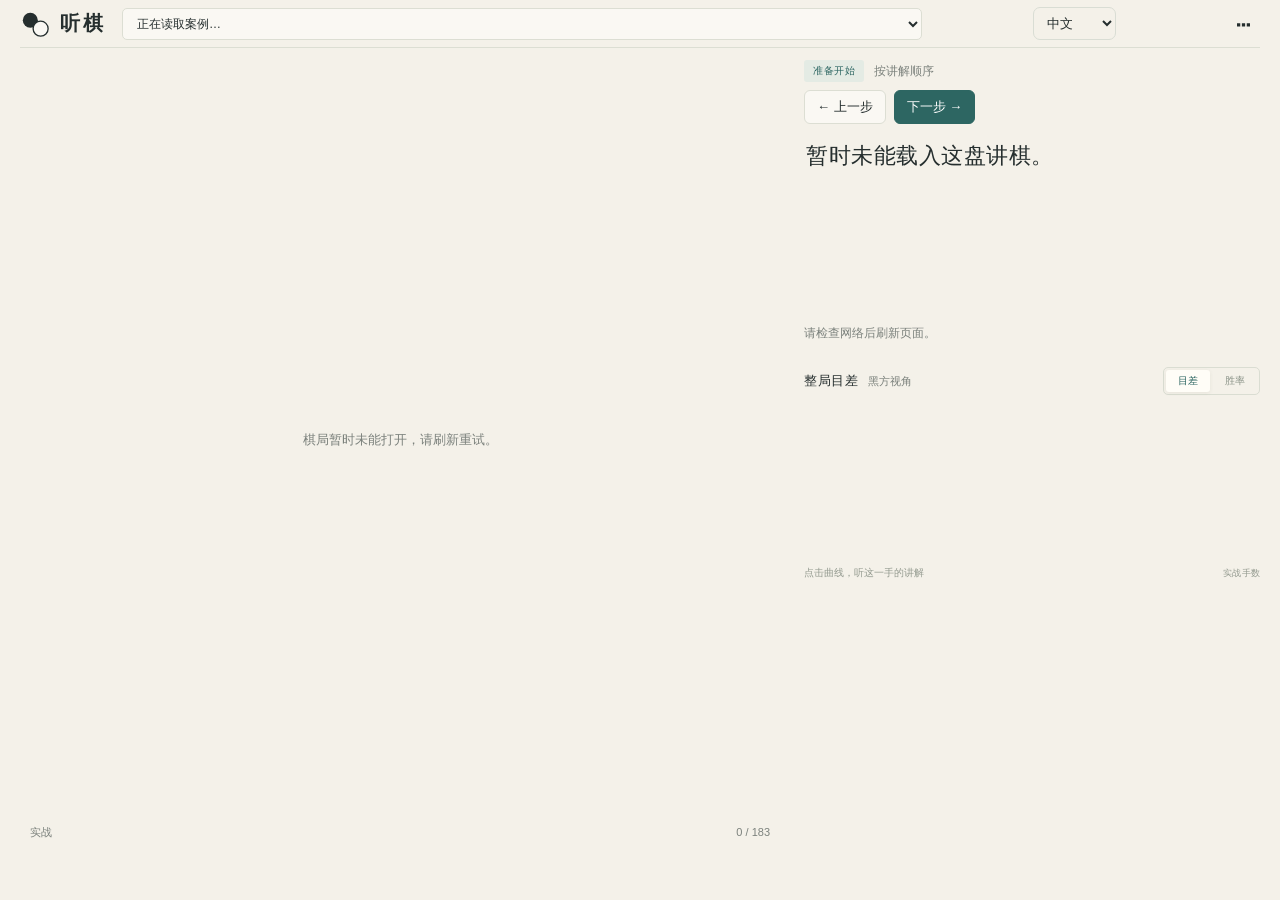
<file: index.html>
<!doctype html>
<html lang="zh-CN">
<head>
<meta charset="utf-8">
<meta name="viewport" content="width=device-width,initial-scale=1">
<meta name="theme-color" content="#f4f1e9">
<meta name="description" content="逐步审阅棋局与变化，直接修改讲解，自动保存修改与上次位置。">
<title>听棋 · 申真谞与杨楷文</title>
<link rel="icon" href="favicon.svg" type="image/svg+xml">
<link rel="stylesheet" href="styles.css?v=20261025-layout1">
</head>
<body>
<div class="app">
<header class="topbar">
  <a class="brand" href="./" aria-label="听棋首页"><svg viewBox="0 0 32 32" aria-hidden="true"><circle cx="11" cy="12" r="8" fill="currentColor"/><circle cx="22" cy="21" r="8" fill="#faf8f3" stroke="currentColor" stroke-width="1.4"/></svg><span>听棋</span></a>
  <label class="case-picker"><span class="sr-only">选择讲棋案例</span><select id="case-select" aria-label="选择讲棋案例"><option>正在读取案例…</option></select></label>
  <select id="language" class="language-picker" aria-label="讲解语言 / Language"><option value="zh">中文</option><option value="en">English</option></select>
  <details class="tools-menu"><summary aria-label="更多工具">⋯</summary><div class="tools-menu-content">
    <a id="video-link" target="_blank" rel="noopener">原视频 ↗</a>
    <button id="review-toggle" type="button" aria-pressed="false">备选原话与落点修正</button>
    <button id="backup-review" type="button" title="保存一份修改备份，换电脑时可恢复">备份修改</button>
    <button id="restore-review" type="button">恢复修改备份</button>
    <button id="candidate-export" type="button">导出训练候选</button>
    <button id="source-button" type="button">棋谱与分析来源</button>
  </div></details>
</header>
<main class="workspace" aria-label="棋谱审阅">
  <section class="board-stage" aria-label="只读棋盘">
    <div id="board" class="board-host"><p class="loading" role="status">正在打开棋局…</p></div>
    <div class="board-foot"><span id="board-context">实战</span><span id="board-move">0 / 183</span></div>
  </section>
  <aside class="lecture-panel">
    <div class="game-heading"><p class="eyebrow"><span id="game-event">正在读取</span> <span id="game-date"></span></p>
      <h1><span><i class="stone-dot black"></i><span id="black-name">执黑</span></span><em>对</em><span><i class="stone-dot white"></i><span id="white-name">执白</span></span></h1>
      <p id="game-result" class="game-result"></p>
    </div>
    <section class="transcript" aria-label="当前讲解">
      <div class="caption-top"><span id="segment-badge" class="badge">准备开始</span><span id="segment-label" class="segment-label">按讲解顺序</span></div>
      <nav class="review-navigation" aria-label="手动切换讲解"><button id="previous" type="button" aria-label="上一步">← 上一步</button><button id="next" type="button" aria-label="下一步">下一步 →</button><span id="review-progress" class="review-progress" role="status"></span></nav>
      <p id="comment" class="comment" aria-live="polite" contenteditable="plaintext-only" role="textbox" aria-label="直接编辑当前注释" aria-multiline="true" spellcheck="false">从实战到变化，跟着讲解一路看下去。</p>
      <p id="segment-detail" class="segment-detail"></p>
    </section>
    <section class="key-section" aria-label="关键手快捷入口"><div class="section-heading"><h2 id="key-heading">从关键手看起</h2><span id="key-hint">点击直接跳转</span></div><div id="key-moves" class="key-grid"></div></section>
  </aside>
</main>
<section class="analysis" aria-label="全局形势与跳转">
  <div class="analysis-heading"><div><h2 id="chart-heading">整局目差</h2><span id="evaluation">黑方视角</span></div><div class="chart-modes" role="group" aria-label="曲线类型"><button id="mode-score" type="button" aria-pressed="true">目差</button><button id="mode-winrate" type="button" aria-pressed="false">胜率</button></div></div>
  <div id="chart-wrap" class="chart-wrap"><svg id="chart" viewBox="0 0 1100 98" preserveAspectRatio="none" tabindex="0" role="slider" aria-label="形势曲线，点击或左右键选择实战手数" aria-valuemin="1" aria-valuemax="183" aria-valuenow="1"></svg><div id="chart-tooltip" class="chart-tooltip" hidden></div></div>
  <div class="analysis-foot"><span id="analysis-hint">点击曲线，听这一手的讲解</span><span id="analysis-credit">实战手数</span></div>
</section>
</div>
<dialog id="review-tools-dialog"><div class="dialog-top"><h2>备选原话与落点修正</h2><button id="close-review-tools" type="button" aria-label="关闭辅助工具">×</button></div><section id="review-editor" aria-label="人工配句与注释编辑" hidden></section></dialog>
<dialog id="source-dialog" aria-labelledby="source-title">
  <div class="dialog-top"><h2 id="source-title">关于这盘讲棋</h2><button id="close-source" class="icon-button" type="button" aria-label="关闭">×</button></div>
  <p>讲解文字整理自明玥谈棋，按讲解顺序播放实战与变化。棋盘只用于观看。</p>
  <p>当前使用中英文本讲解，暂停合成配音。开场和收尾不进入棋局注释；棋手姓名在注释中改为黑白双方，原始转录和修改记录另存备查。英文为原注释的翻译，仍待人工审阅。</p>
  <dl><div><dt>当前内容</dt><dd id="coverage"></dd></div><div><dt>形势分析</dt><dd id="analysis-description"></dd></div></dl>
  <p class="source-links"><a id="analysis-source" target="_blank" rel="noopener">分析来源 ↗</a><a id="game-source" target="_blank" rel="noopener">实战棋谱 ↗</a><a id="lecture-source" target="_blank" rel="noopener">讲解来源 ↗</a><a id="sgf-download" download>下载注释谱 ↓</a></p>
  <p class="fine-print">原话与手数对应仍供人工审阅。讲者提到的AI数值保留在原文中，与图表的数据分别注明来源。</p>
</dialog>
<div id="notice" class="notice" role="status" hidden></div>
<script type="module" src="app.mjs?v=20261031-return1"></script>
</body>
</html>
</file>
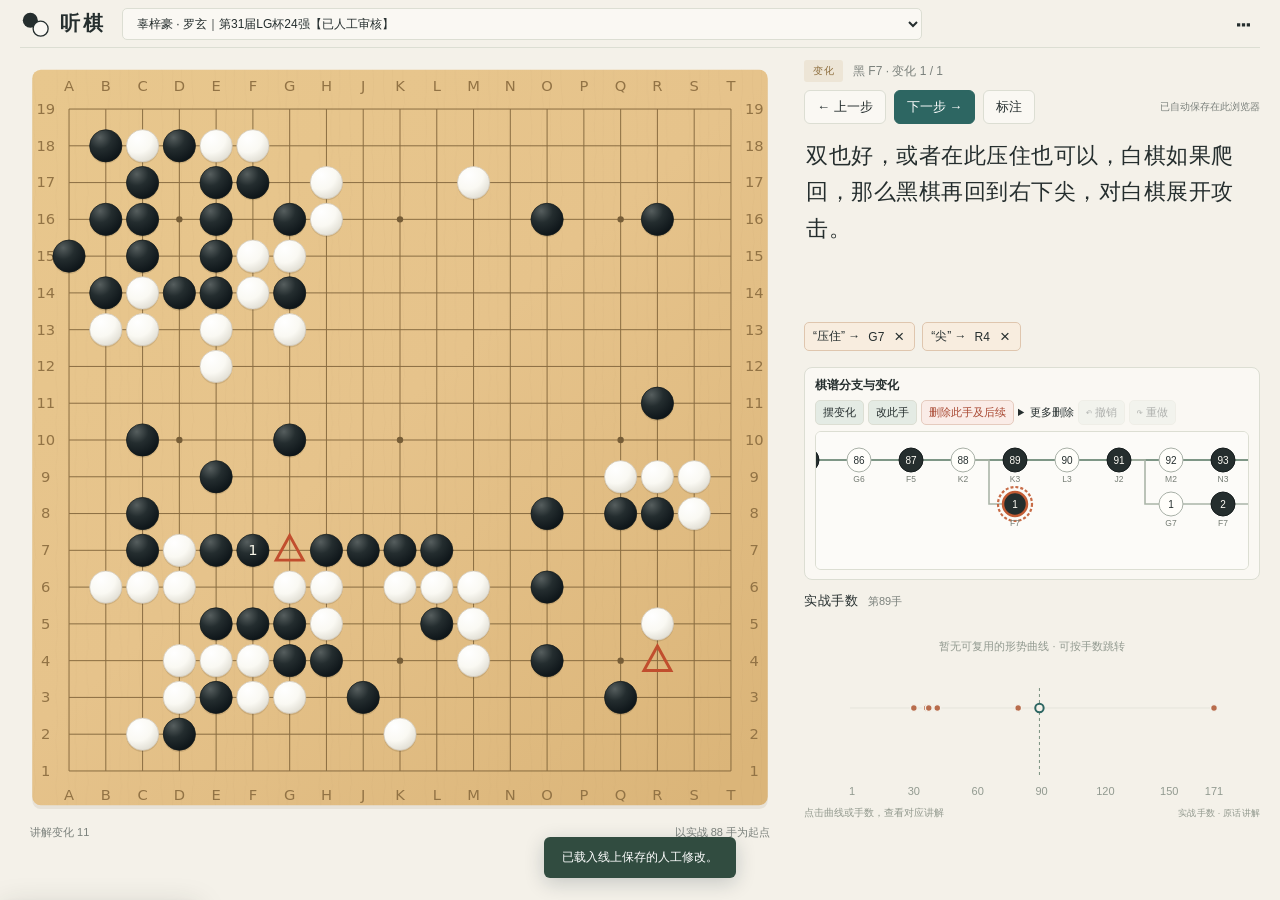
<file: lg-2026-round24-guzihao-nahyun/index.html>
<!doctype html>
<html lang="zh-CN">
<head>
<base href="../">
<meta charset="utf-8">
<meta name="viewport" content="width=device-width,initial-scale=1">
<meta name="theme-color" content="#f4f1e9">
<meta name="description" content="逐步审阅棋局与变化，直接修改讲解，自动保存修改与上次位置。">
<title>听棋 · 申真谞与杨楷文</title>
<link rel="icon" href="favicon.svg" type="image/svg+xml">
<link rel="stylesheet" href="styles.css?v=20261030-treewidth1">
</head>
<body>
<div class="app">
<header class="topbar">
  <a class="brand" href="./" aria-label="听棋首页"><svg viewBox="0 0 32 32" aria-hidden="true"><circle cx="11" cy="12" r="8" fill="currentColor"/><circle cx="22" cy="21" r="8" fill="#faf8f3" stroke="currentColor" stroke-width="1.4"/></svg><span>听棋</span></a>
  <label class="case-picker"><span class="sr-only">选择讲棋案例</span><select id="case-select" aria-label="选择讲棋案例"><option>正在读取案例…</option></select></label>
  <select id="language" class="language-picker" aria-label="讲解语言 / Language"><option value="zh">中文</option><option value="en">English</option></select>
  <details class="tools-menu"><summary aria-label="更多工具">⋯</summary><div class="tools-menu-content">
    <a id="video-link" target="_blank" rel="noopener">原视频 ↗</a>
    <button id="review-toggle" type="button" aria-pressed="false">备选原话与落点修正</button>
    <button id="backup-review" type="button" title="保存一份修改备份，换电脑时可恢复">备份修改</button>
    <button id="restore-review" type="button">恢复修改备份</button>
    <button id="candidate-export" type="button">导出训练候选</button>
    <button id="source-button" type="button">棋谱与分析来源</button>
  </div></details>
</header>
<main class="workspace" aria-label="棋谱审阅">
  <section class="board-stage" aria-label="只读棋盘">
    <div id="board" class="board-host"><p class="loading" role="status">正在打开棋局…</p></div>
    <div class="board-foot"><span id="board-context">实战</span><span id="board-move">0 / 183</span></div>
  </section>
  <aside class="lecture-panel">
    <div class="game-heading"><p class="eyebrow"><span id="game-event">正在读取</span> <span id="game-date"></span></p>
      <h1><span><i class="stone-dot black"></i><span id="black-name">执黑</span></span><em>对</em><span><i class="stone-dot white"></i><span id="white-name">执白</span></span></h1>
      <p id="game-result" class="game-result"></p>
    </div>
    <section class="transcript" aria-label="当前讲解">
      <div class="caption-top"><span id="segment-badge" class="badge">准备开始</span><span id="segment-label" class="segment-label">按讲解顺序</span></div>
      <nav class="review-navigation" aria-label="手动切换讲解"><button id="previous" type="button" aria-label="上一步">← 上一步</button><button id="next" type="button" aria-label="下一步">下一步 →</button><span id="review-progress" class="review-progress" role="status"></span></nav>
      <p id="comment" class="comment" aria-live="polite" contenteditable="plaintext-only" role="textbox" aria-label="直接编辑当前注释" aria-multiline="true" spellcheck="false">从实战到变化，跟着讲解一路看下去。</p>
      <p id="segment-detail" class="segment-detail"></p>
    </section>
    <section class="key-section" aria-label="关键手快捷入口"><div class="section-heading"><h2 id="key-heading">从关键手看起</h2><span id="key-hint">点击直接跳转</span></div><div id="key-moves" class="key-grid"></div></section>
  </aside>
</main>
<section class="analysis" aria-label="全局形势与跳转">
  <div class="analysis-heading"><div><h2 id="chart-heading">整局目差</h2><span id="evaluation">黑方视角</span></div><div class="chart-modes" role="group" aria-label="曲线类型"><button id="mode-score" type="button" aria-pressed="true">目差</button><button id="mode-winrate" type="button" aria-pressed="false">胜率</button></div></div>
  <div id="chart-wrap" class="chart-wrap"><svg id="chart" viewBox="0 0 1100 98" preserveAspectRatio="none" tabindex="0" role="slider" aria-label="形势曲线，点击或左右键选择实战手数" aria-valuemin="1" aria-valuemax="183" aria-valuenow="1"></svg><div id="chart-tooltip" class="chart-tooltip" hidden></div></div>
  <div class="analysis-foot"><span id="analysis-hint">点击曲线，听这一手的讲解</span><span id="analysis-credit">实战手数</span></div>
</section>
</div>
<dialog id="review-tools-dialog"><div class="dialog-top"><h2>备选原话与落点修正</h2><button id="close-review-tools" type="button" aria-label="关闭辅助工具">×</button></div><section id="review-editor" aria-label="人工配句与注释编辑" hidden></section></dialog>
<dialog id="source-dialog" aria-labelledby="source-title">
  <div class="dialog-top"><h2 id="source-title">关于这盘讲棋</h2><button id="close-source" class="icon-button" type="button" aria-label="关闭">×</button></div>
  <p>讲解文字整理自明玥谈棋，按讲解顺序播放实战与变化。棋盘只用于观看。</p>
  <p>当前使用中英文本讲解，暂停合成配音。开场和收尾不进入棋局注释；棋手姓名在注释中改为黑白双方，原始转录和修改记录另存备查。英文为原注释的翻译，仍待人工审阅。</p>
  <dl><div><dt>当前内容</dt><dd id="coverage"></dd></div><div><dt>形势分析</dt><dd id="analysis-description"></dd></div></dl>
  <p class="source-links"><a id="analysis-source" target="_blank" rel="noopener">分析来源 ↗</a><a id="game-source" target="_blank" rel="noopener">实战棋谱 ↗</a><a id="lecture-source" target="_blank" rel="noopener">讲解来源 ↗</a><a id="sgf-download" download>下载注释谱 ↓</a></p>
  <p class="fine-print">原话与手数对应仍供人工审阅。讲者提到的AI数值保留在原文中，与图表的数据分别注明来源。</p>
</dialog>
<div id="notice" class="notice" role="status" hidden></div>
<script type="module" src="app.mjs?v=20261031-end1"></script>
</body>
</html>
</file>
<file: styles.css>
:root{color-scheme:light;--paper:#f4f1e9;--panel:#faf8f3;--ink:#252e2e;--muted:#7b817c;--line:#dcded3;--accent:#2d6662;--soft:#e4ebe4;--loss:#b86643;font-family:Inter,"Segoe UI","Microsoft YaHei",sans-serif}*{box-sizing:border-box}body{margin:0;background:var(--paper);color:var(--ink)}button,input,select{font:inherit}button,a,input,select{-webkit-tap-highlight-color:transparent}button{cursor:pointer}button:focus-visible,a:focus-visible,input:focus-visible,select:focus-visible,svg:focus-visible{outline:2px solid var(--accent);outline-offset:4px}button:disabled{opacity:.3;cursor:default}button{border:0;color:inherit;background:transparent}a{color:var(--accent)}.app{max-width:1600px;margin:auto;height:100dvh;min-height:620px;display:grid;grid-template-rows:64px minmax(0,1fr)174px}.topbar{margin:0 40px;border-bottom:1px solid var(--line);display:flex;align-items:center;gap:26px}.brand{color:var(--ink);text-decoration:none;display:flex;align-items:center;gap:10px;font-size:20px;font-weight:650;letter-spacing:3px}.brand svg{height:30px;width:30px}.topline{color:var(--muted);font-size:12px;letter-spacing:1.5px}.text-button{margin-left:auto;color:var(--muted);font-size:12px;padding:10px 0}.text-button span{margin-left:8px}.workspace{min-height:0;padding:24px 40px 8px;display:grid;grid-template-columns:minmax(0,1.3fr) minmax(320px,.85fr);grid-template-rows:minmax(0,1fr)52px;gap:12px 40px}.board-stage{position:relative;min-height:0;padding-bottom:24px;display:flex;align-items:center;justify-content:center}.board-host{height:100%;width:100%;display:flex;align-items:center;justify-content:center}.board-host>svg{height:100%;width:100%;max-width:690px;overflow:visible;user-select:none}.board-foot{position:absolute;bottom:0;left:50%;transform:translateX(-50%);width:min(100%,630px);display:flex;align-items:center;justify-content:space-between;padding:0 16px;color:var(--muted);font-size:11px;font-variant-numeric:tabular-nums}.lecture-panel{min-height:0;display:flex;flex-direction:column;padding:8px 2px 0}.eyebrow{font-size:11px;letter-spacing:1px;color:var(--muted);margin:0 0 15px}.eyebrow span{letter-spacing:.4px;margin-left:16px}h1{font-size:28px;letter-spacing:.3px;display:flex;align-items:center;gap:18px;margin:0;font-weight:600}h1>span{display:flex;align-items:center;gap:9px}h1 em{font-weight:400;font-size:14px;color:#9ba098;font-style:normal}.stone-dot{width:12px;height:12px;display:inline-block;flex:none;border-radius:50%}.stone-dot.black{background:#263030}.stone-dot.white{background:#fffefa;border:1px solid #b9bcb2}.game-result{font-size:11px;color:var(--muted);margin:14px 0 0}.tiny-dot{padding:0 6px;color:#b7bcb2}.transcript{border-top:1px solid var(--line);margin-top:24px;padding-top:19px;min-height:0;flex:1;display:flex;flex-direction:column}.caption-top{display:flex;align-items:center;gap:12px;flex-wrap:wrap}.badge{background:var(--soft);color:var(--accent);padding:4px 9px;border-radius:3px;font-size:10px;letter-spacing:.5px}.badge.variation{background:#ede5d6;color:#8d6d3c}.segment-label{font-size:12px;color:var(--muted)}.comment{font-family:"Noto Serif SC","Songti SC","SimSun",serif;font-size:clamp(20px,1.9vw,27px);line-height:1.8;letter-spacing:.5px;margin:17px 0 8px;overflow:auto;overscroll-behavior:contain;min-height:0;scrollbar-width:thin;scrollbar-color:#c4c9be transparent;white-space:pre-line}.segment-detail{font-size:11px;line-height:1.65;color:var(--muted);margin:0 0 12px;flex-shrink:0}.section-heading{display:flex;justify-content:space-between;align-items:center;margin:12px 0}.section-heading h2{font-size:12px;letter-spacing:.5px;font-weight:500;margin:0}.section-heading>span{font-size:10px;color:#92978f}.key-grid{display:grid;grid-template-columns:repeat(3,1fr);gap:7px}.key-grid button{text-align:left;background:rgba(255,255,255,.42);border:1px solid #e3e3d9;border-radius:5px;padding:9px 10px;transition:background .15s,border-color .15s;min-width:0}.key-grid button:hover{border-color:#a9bcb0;background:#eef1e8}.key-grid button.active{border-color:var(--accent);background:#e5ece4}.key-primary{font-size:12px;display:flex;align-items:center;gap:5px;white-space:nowrap}.key-primary .stone-dot{width:8px;height:8px}.key-loss{display:block;font-size:10px;color:var(--loss);margin-top:5px}.narrator{display:flex;align-items:center;gap:7px;font-size:10px;color:#8a9089;margin-top:20px;padding-bottom:5px}.narrator-voice{margin-left:auto;color:#969d94}.sound-bars{display:flex;align-items:center;gap:2px;height:13px}.sound-bars i{display:block;background:#83978a;width:2px;height:6px;border-radius:2px}.sound-bars i:nth-child(2){height:11px}.playing .sound-bars i{animation:bar .9s ease-in-out infinite alternate}.playing .sound-bars i:nth-child(2){animation-delay:.3s}.playing .sound-bars i:nth-child(3){animation-delay:.6s}@keyframes bar{to{height:3px}}.transport{grid-column:1/-1;display:flex;align-items:center;gap:24px;border-top:1px solid var(--line);padding-top:6px;min-width:0}.transport-buttons{display:flex;gap:11px;align-items:center}.icon-button{display:inline-flex;justify-content:center;align-items:center;width:32px;height:32px;flex-shrink:0;border-radius:50%;color:#6f7b72}.icon-button:hover{background:#e7eae0}.icon-button svg{width:18px;height:18px}.play-button{background:var(--accent);color:#fffefa;display:flex;align-items:center;justify-content:center;flex:none;width:42px;height:42px;border-radius:50%;box-shadow:0 3px 8px #264e401a}.play-button:hover{background:#245b58}.play-button svg{width:20px;height:20px}.seek-group{display:flex;align-items:center;gap:18px;min-width:0;flex:1}input[type=range]{accent-color:var(--accent);height:18px;cursor:pointer;min-width:40px;width:100%}.clock{font-size:10px;color:var(--muted);font-variant-numeric:tabular-nums;white-space:nowrap;min-width:88px}.transport-tools{display:flex;gap:6px;align-items:center}.speed-control select{font-size:11px;background:transparent;color:#657468;border:0;padding:7px 3px;cursor:pointer;min-width:58px}.analysis{padding:7px 40px 15px;min-height:0}.analysis-heading{display:flex;align-items:center;justify-content:space-between;margin-bottom:5px}.analysis-heading>div:first-child{display:flex;align-items:baseline;gap:15px}.analysis h2{font-size:12px;font-weight:550;letter-spacing:.5px;margin:0}.analysis-heading #evaluation{font-size:11px;color:var(--muted);font-variant-numeric:tabular-nums}.chart-modes{display:flex;align-items:center;gap:3px;border:1px solid #daddd2;border-radius:5px;padding:2px}.chart-modes button{font-size:10px;padding:4px 12px;border-radius:3px;color:#858e83}.chart-modes button[aria-pressed=true]{background:#fffdf7;color:var(--accent);box-shadow:0 1px 4px #35423112}.chart-wrap{height:103px;position:relative}.chart-wrap svg{width:100%;height:100%;overflow:visible;touch-action:pan-y;cursor:crosshair}.chart-grid{stroke:#dedfd4;stroke-width:.7;vector-effect:non-scaling-stroke}.chart-axis-label{fill:#929a90;font-size:9px}.chart-line{fill:none;stroke:var(--accent);stroke-width:1.8;stroke-linejoin:round;stroke-linecap:round;vector-effect:non-scaling-stroke}.chart-cursor{stroke:#7b9180;stroke-width:1;stroke-dasharray:3 3;vector-effect:non-scaling-stroke}.chart-current{fill:var(--paper);stroke:var(--accent);stroke-width:2;vector-effect:non-scaling-stroke}.chart-loss{fill:#b86c4c;stroke:var(--paper);stroke-width:1.4;vector-effect:non-scaling-stroke}.chart-tooltip{position:absolute;z-index:5;pointer-events:none;background:#273b34;color:#fffef9;font-size:11px;line-height:1.8;padding:8px 11px;border-radius:5px;box-shadow:0 4px 20px #152c2b1a;white-space:nowrap;top:-56px;max-width:260px}.analysis-foot{display:flex;justify-content:space-between;font-size:10px;color:#92998e;margin:2px 0 0}.analysis-foot span:last-child{font-size:9px;letter-spacing:.2px}.loading{color:var(--muted);font-size:13px}.notice{position:fixed;bottom:22px;left:50%;transform:translateX(-50%);max-width:90vw;border-radius:6px;padding:12px 18px;background:#314c40;color:white;font-size:12px;box-shadow:0 5px 20px #1233;z-index:15}dialog{width:min(520px,92vw);max-height:85dvh;overflow:auto;background:var(--panel);color:var(--ink);padding:25px 28px;border:1px solid #d6dbcf;border-radius:12px;box-shadow:0 20px 100px #26382b33}dialog::backdrop{background:#23362c44;backdrop-filter:blur(3px)}.dialog-top{display:flex;justify-content:space-between;align-items:center}.dialog-top h2{font-size:20px;margin:0}.dialog-top .icon-button{font-size:26px}dialog p,dialog dd{font-size:13px;line-height:1.9;color:#637064}dialog dt{font-size:12px;font-weight:600;margin-top:17px}dialog dd{margin:6px 0 0}.source-links{display:flex;gap:22px}.source-links a{font-size:12px;text-decoration:none}dialog .fine-print{font-size:11px;color:#8d978a;margin-top:24px}.sr-only{position:absolute;width:1px;height:1px;padding:0;overflow:hidden;clip:rect(0,0,0,0);white-space:nowrap;border:0}
@media(min-height:920px){.app{grid-template-rows:72px minmax(0,1fr)185px}.workspace{padding-top:32px;padding-bottom:16px}.comment{font-size:27px}.key-grid button{padding:13px}.chart-wrap{height:112px}}
@media(max-width:1000px){.topbar{margin:0 24px}.workspace{padding-left:24px;padding-right:24px;grid-template-columns:minmax(0,1fr) minmax(280px,.85fr);column-gap:24px}.analysis{padding-left:24px;padding-right:24px}.topline{display:none}h1{font-size:23px;gap:12px}.eyebrow span{display:block;margin:7px 0 0}.transcript{margin-top:17px}.narrator-voice{display:none}.key-grid button{padding:8px}.key-primary{font-size:11px}.transport{gap:12px}.transport-buttons{gap:5px}.seek-group{gap:10px}.comment{font-size:21px}}
@media(max-width:700px){.app{grid-template-rows:50px minmax(0,1fr)145px;min-height:710px}.topbar{margin:0 16px}.brand{font-size:18px;gap:8px}.brand svg{height:25px;width:25px}.workspace{padding:10px 14px 7px;grid-template-columns:1fr;grid-template-rows:minmax(230px,1fr)minmax(124px,.46fr)50px;gap:10px}.board-stage{padding-bottom:20px}.board-foot{font-size:10px;max-width:430px;padding:0 8px}.lecture-panel{position:relative;padding:0;min-width:0}.game-heading{display:flex;align-items:center;gap:12px}.eyebrow{font-size:10px;margin:0}.eyebrow span{display:none}h1{font-size:17px;gap:9px;white-space:nowrap}h1>span{gap:5px}h1 em{font-size:11px}.stone-dot{width:9px;height:9px}.game-result{display:none}.transcript{border-top:0;margin-top:10px;padding:0;min-height:0}.caption-top{gap:8px}.badge{font-size:9px;padding:3px 7px}.segment-label{font-size:10px}.comment{font-size:18px;line-height:1.65;margin:7px 0 3px;letter-spacing:.2px}.segment-detail{font-size:10px;margin:0}.key-section,.narrator{display:none}.transport{grid-column:1;border-top:1px solid var(--line);gap:9px}.transport-buttons{gap:0}.play-button{width:38px;height:38px}.icon-button{width:29px;height:29px}.secondary-control{display:none}.transport-tools{gap:0}.speed-control select{font-size:10px;min-width:49px;padding:7px 0}.seek-group{gap:4px;position:relative;padding-bottom:13px}.clock{position:absolute;bottom:0;right:0;font-size:8px;min-width:auto}.transport-buttons .icon-button svg{width:15px;height:15px}.analysis{padding:6px 16px 11px}.analysis-heading{margin-bottom:0}.analysis h2{font-size:11px}.analysis-heading #evaluation{font-size:10px}.analysis-heading>div:first-child{gap:9px}.chart-wrap{height:89px}.chart-modes button{font-size:9px;padding:4px 10px}.analysis-foot{font-size:9px}.analysis-foot span:last-child{font-size:8px}.analysis-foot .tiny-dot{padding:0 3px}.chart-tooltip{font-size:10px;top:-50px}.source-links{gap:15px}}
@media(max-width:700px){.app{min-height:560px}.workspace{grid-template-rows:minmax(180px,1fr)minmax(105px,.46fr)50px}}
.board-host svg g[fill="#927345"]{font-size:var(--board-coord-size,12px)}
.case-picker{min-width:0;max-width:540px;flex:1}.case-picker select{max-width:100%;width:100%;border:1px solid var(--line);border-radius:5px;color:var(--ink);background:var(--panel);padding:7px 10px;font-size:12px;text-overflow:ellipsis}.source-links{flex-wrap:wrap}.eyebrow #game-event{margin-left:0;display:inline}.chart-modes[hidden],.source-links a[hidden]{display:none}@media(max-width:700px){.topbar{gap:12px}.case-picker select{font-size:10px;padding:6px;max-width:100%}.eyebrow{display:none}.text-button{font-size:10px;white-space:nowrap}.text-button span{margin-left:2px}}
@media(prefers-reduced-motion:reduce){*,*::before,*::after{animation:none!important;transition:none!important}}
.segment-detail:empty{display:none}
.language-picker{border:1px solid #d9ddd4;border-radius:7px;background:transparent;color:inherit;padding:7px 9px;font:inherit;font-size:13px;max-width:105px}html[lang=en] .comment{font-family:Segoe UI,system-ui,sans-serif;font-size:21px;line-height:1.65}html[lang=en] .narrator{font-size:11px}@media(max-width:700px){.language-picker{max-width:88px;padding:6px}.topbar{gap:8px}html[lang=en] .comment{font-size:18px}}
@media(min-width:701px) and (max-height:800px){.transcript{margin-top:12px;padding-top:12px;min-height:140px}.comment{font-size:21px;line-height:1.65;margin:10px 0 6px;min-height:70px}.key-grid{grid-template-columns:repeat(6,minmax(0,1fr));gap:4px}.key-grid button{padding:6px 4px}.key-primary{font-size:11px;gap:4px}.key-primary .stone-dot{width:7px;height:7px}.key-primary span{display:none}.key-loss{font-size:9px;margin-top:3px;white-space:nowrap}.section-heading{margin:7px 0}.section-heading>span{display:none}.narrator{margin-top:12px}}
@media(min-width:701px) and (max-height:680px){.key-section,.narrator{display:none}.transcript{min-height:145px}}


.review-toggle{border:1px solid var(--line);border-radius:6px;padding:7px 12px;font-size:12px;white-space:nowrap}.review-toggle[aria-pressed=true]{background:var(--accent);color:white}.edit-mode .transcript,.edit-mode .key-section{display:none}.edit-mode .game-heading{padding-bottom:5px}.edit-mode .game-result{display:none}.edit-mode .eyebrow{margin-bottom:6px}.edit-mode h1{font-size:21px}.edit-mode .app{min-height:760px}.edit-mode .workspace{padding-top:12px}.edit-mode #board svg{cursor:crosshair}#review-editor[hidden]{display:none}#review-editor{display:flex;flex:1;min-height:0;flex-direction:column;gap:7px;margin-top:10px;font-size:12px}.review-toolbar,.review-finder,.review-heading,.review-card-tools,.review-footer{display:flex;gap:7px;align-items:center}.review-toolbar select:first-child{min-width:0;flex:1}.review-toolbar select,.review-finder input,.review-finder select{background:var(--panel);border:1px solid var(--line);border-radius:5px;padding:6px;font-size:11px}.review-toolbar button,.review-footer button,.review-card-tools button{background:var(--soft);padding:5px 8px;border-radius:4px;white-space:nowrap;font-size:11px}.review-source{color:var(--muted);font-size:11px;display:flex;gap:12px;align-items:center;flex-wrap:wrap}.review-source label{cursor:pointer}.review-source input{max-width:130px;font-size:9px}.review-source video{width:100%;max-height:155px}.review-source video[hidden]{display:none}.review-heading{justify-content:space-between}.review-heading span,.review-status{color:var(--muted);font-size:10px}.review-current{max-height:135px;overflow:auto;flex-shrink:0;border-bottom:1px solid var(--line)}.review-pool{flex:1;min-height:110px;overflow:auto;padding-right:5px;overscroll-behavior:contain}.review-card{background:var(--panel);border:1px solid var(--line);border-radius:6px;margin-bottom:7px;padding:6px}.review-card textarea{box-sizing:border-box;width:100%;border:0;background:transparent;resize:vertical;font:inherit;line-height:1.6;min-height:40px;outline-offset:0}.review-card-tools button:first-child{background:var(--accent);color:white}.review-card-tools button:nth-child(2){margin-left:auto;background:transparent;color:var(--muted)}.review-finder input{flex:1;min-width:0}.review-empty{color:var(--muted);margin:6px 0;font-size:11px}.review-footer{flex-wrap:wrap}.review-status{margin:0}@media(max-width:700px){.edit-mode .app{height:auto;min-height:100dvh;display:block}.edit-mode .topbar{height:55px}.edit-mode .workspace{display:flex;flex-direction:column}.edit-mode .board-stage{height:390px;flex-shrink:0}.edit-mode .lecture-panel{height:650px;flex-shrink:0;width:100%}.edit-mode .analysis{height:130px}.edit-mode .transport{height:48px;width:100%}.review-toggle{padding:5px}.review-source video{max-height:180px}}
/* Direct annotation edits and explicit, per-segment review progress. */
.comment[contenteditable]{outline:none;white-space:pre-wrap;cursor:text;border-radius:5px;min-height:2em;}
.comment[contenteditable]:focus{box-shadow:0 0 0 2px #9aafa1;background:#fffdf7;}
.review-progress{display:flex;flex-wrap:wrap;gap:7px;align-items:center;font-size:12px;margin:10px 0;}
.review-progress button{font:inherit;border:1px solid #d9dace;background:#faf8f2;border-radius:5px;padding:5px 9px;cursor:pointer;}
.review-progress button[aria-pressed="true"]{background:#dce8dd;}

/* Review workspace: board and editable prose determine the layout. */
html,body{height:auto;overflow:auto;}
.app{max-width:none;height:auto;min-height:100dvh;display:block;}
.topbar{height:56px;margin:0 28px;gap:18px;}
.case-picker{flex:1;max-width:800px;margin-right:auto;}
.workspace{display:grid;grid-template-columns:minmax(0,1.15fr) minmax(390px,.9fr);grid-template-rows:auto;align-items:start;gap:32px;padding:18px 28px 28px;min-height:0;}
.board-stage{position:sticky;top:16px;display:flex;flex-direction:column;align-items:center;justify-content:flex-start;height:auto;padding:0;min-height:0;}
.board-host{width:min(100%,calc(100dvh - 210px));height:auto;aspect-ratio:1;flex:none;}
.board-host svg{display:block;width:100%;height:100%;max-width:none;max-height:none;}
.board-foot{position:static;transform:none;width:min(100%,calc(100dvh - 210px));max-width:none;padding:6px 10px;font-size:12px;}
.lecture-panel{display:block;min-height:0;overflow:visible;padding:6px 0 24px;}
.game-heading{display:block;}.game-heading h1{font-size:28px;}.game-result{display:block;margin-top:10px;}
.transcript{display:block;flex:none;margin-top:20px;padding-top:16px;min-height:0;overflow:visible;}
.comment,.comment[contenteditable]{display:block;flex:none;height:auto;max-height:none;min-height:100px;overflow:visible;resize:none;font-size:24px;line-height:1.9;margin:20px 0;white-space:pre-wrap;overflow-wrap:anywhere;}
.segment-detail{font-size:12px;line-height:1.6;}.key-section{display:none;}
.review-navigation{display:flex;align-items:center;flex-wrap:wrap;gap:10px;margin-top:14px;}
.review-navigation button{border:1px solid var(--line);border-radius:6px;padding:8px 16px;background:var(--panel);font-size:14px;}
.review-navigation button#next{background:var(--accent);border-color:var(--accent);color:white;}
.review-progress{display:block;margin:0 0 0 auto;font-size:11px;color:var(--muted);}
.board-stage .analysis{width:min(100%,calc(100dvh - 210px));height:auto;padding:8px 0 0;margin-top:8px;}
.board-stage .analysis-heading h2{font-size:12px;}.board-stage .analysis-heading{margin-bottom:2px;}
.board-stage .chart-wrap{height:48px;}.board-stage .analysis-foot{font-size:10px;margin-top:2px;}
.tools-menu{position:relative;margin-left:auto;}.tools-menu summary{list-style:none;font-size:26px;line-height:1;padding:6px 10px;cursor:pointer;}.tools-menu summary::-webkit-details-marker{display:none;}
.tools-menu-content{position:absolute;right:0;top:38px;z-index:20;width:220px;padding:8px;background:var(--panel);border:1px solid var(--line);box-shadow:0 8px 26px #253b2918;border-radius:8px;}
.tools-menu-content>a,.tools-menu-content>button{display:block;width:100%;text-align:left;padding:10px;font-size:13px;text-decoration:none;color:var(--ink);border-radius:4px;}.tools-menu-content>a:hover,.tools-menu-content>button:hover{background:var(--soft);}
#review-tools-dialog{width:min(680px,92vw);max-height:85dvh;border:1px solid var(--line);border-radius:10px;padding:22px;background:var(--paper);}
#review-tools-dialog #review-editor{display:flex;max-height:65dvh;min-height:300px;}#review-tools-dialog #review-editor[hidden]{display:none;}
@media(min-width:1800px){.workspace{padding-left:40px;padding-right:40px;gap:44px;}.comment{font-size:26px;}}
@media(max-width:950px){.workspace{grid-template-columns:1fr;padding:14px 18px;gap:18px;}.board-stage{position:static;}.board-host,.board-foot,.board-stage .analysis{width:min(100%,650px);}.topbar{margin:0 18px;gap:10px;}.lecture-panel{width:100%;}.comment{font-size:22px;}.game-heading h1{font-size:25px;}}

/* The analysis uses the spare lower-right area, leaving the board its full height. */
.board-host,.board-foot{width:min(100%,calc(100dvh - 110px));}
.lecture-panel{display:flex;flex-direction:column;min-height:calc(100dvh - 100px);}
.game-heading,.transcript{flex:none;}
.lecture-panel>.analysis{width:100%;height:auto;min-height:115px;flex:none;margin-top:auto;padding:28px 0 0;}
.lecture-panel .chart-wrap{height:65px;}
.lecture-panel .analysis-heading h2{font-size:13px;}
.lecture-panel .analysis-foot{font-size:10px;}
.board-host svg,.comment{animation:none;transition:none;}
@media(max-width:950px){.board-host,.board-foot{width:min(100%,650px);}.lecture-panel{min-height:0;}.lecture-panel>.analysis{margin-top:24px;}}
.annotation-tools{display:flex;align-items:center;flex-wrap:wrap;gap:7px;margin:12px 0;font-size:12px;}
.annotation-tools[hidden],.annotation-list[hidden]{display:none;}
.annotation-tools button{border:1px solid var(--line);padding:5px 9px;border-radius:5px;}
.annotation-tools button[aria-pressed=true]{background:var(--accent);color:white;border-color:var(--accent);}
.annotation-tools>span{flex-basis:100%;color:var(--accent);line-height:1.7;}
.annotation-list{display:flex;gap:7px;flex-wrap:wrap;margin:8px 0 14px;font-size:12px;}
.annotation-chip{display:inline-flex;gap:8px;align-items:center;border:1px solid #dfc6ae;border-radius:5px;background:#f8eddf;padding:5px 8px;}
.annotation-chip button{font-size:17px;line-height:1;padding:0 2px;}
.lecture-panel .chart-wrap{height:clamp(185px,22vh,250px);}
.lecture-panel>.analysis{min-height:0;padding-top:28px;}
.chart-axis-label{font-size:11px;}.chart-line{stroke-width:2;}

/* Variation tree & interactive branch editor */
#variation-tree {
  margin: 14px 0 10px;
  padding: 12px 14px;
  background: var(--panel);
  border: 1px solid var(--line);
  border-radius: 8px;
  display: flex;
  flex-direction: column;
  gap: 8px;
}
.tree-heading {
  display: flex;
  align-items: center;
  justify-content: space-between;
  gap: 10px;
  flex-wrap: wrap;
}
.tree-title-group {
  display: flex;
  align-items: baseline;
  gap: 10px;
}
.tree-title-group strong {
  font-size: 13px;
  font-weight: 600;
  color: var(--ink);
}
.tree-hint {
  font-size: 11px;
  color: #727a72;
}
.tree-actions {
  display: flex;
  align-items: center;
  gap: 6px;
  flex-wrap: wrap;
}
.tree-actions button {
  background: var(--soft);
  border: 1px solid var(--line);
  padding: 5px 9px;
  border-radius: 5px;
  font-size: 11px;
  color: var(--ink);
  cursor: pointer;
  transition: background 0.12s, border-color 0.12s;
}
.tree-actions button:hover:not(:disabled) {
  background: #dce5dc;
  border-color: #adb9ad;
}
.tree-actions button[aria-pressed="true"] {
  background: var(--accent);
  color: white;
  border-color: var(--accent);
}
.tree-actions button:disabled {
  opacity: 0.35;
  cursor: not-allowed;
}
.tree-actions .tree-btn-delete {
  background: #faece7;
  border-color: #e5cbbe;
  color: #a84832;
}
.tree-actions .tree-btn-delete:hover:not(:disabled) {
  background: #f4dcd3;
  border-color: #cb9c8b;
}
.tree-status {
  margin: 0;
  font-size: 11px;
  color: var(--accent);
  background: #edf3ed;
  padding: 6px 10px;
  border-radius: 4px;
  line-height: 1.5;
}
.tree-status:empty {
  display: none;
}
.tree-diagram {
  height: 195px;
  max-height: 230px;
  overflow: auto;
  border: 1px solid var(--line);
  border-radius: 6px;
  background: #fcfbf8;
  padding: 4px;
  position: relative;
  scrollbar-width: thin;
  scrollbar-color: #ccd2c7 transparent;
}
.tree-diagram svg {
  display: block;
}
.tree-diagram [data-tree-node] {
  cursor: pointer;
}
.tree-diagram [data-tree-node]:hover circle.node-stone {
  filter: drop-shadow(0 1px 4px rgba(45, 102, 98, 0.45));
}
.tree-related {
  display: flex;
  align-items: center;
  gap: 6px;
  font-size: 11px;
  color: var(--muted);
  flex-wrap: wrap;
}
.tree-related button {
  background: var(--soft);
  border: 1px solid var(--line);
  border-radius: 4px;
  padding: 2px 7px;
  font-size: 11px;
}
.tree-orphans {
  border-top: 1px dashed var(--line);
  padding-top: 8px;
  font-size: 11px;
  color: var(--muted);
}
.tree-orphans summary {
  cursor: pointer;
  font-weight: 500;
  color: var(--loss);
}

/* Custom Right-Click Context Menu for Board & Tree */
.tingqi-context-menu {
  position: fixed;
  z-index: 9999;
  background: #ffffff;
  border: 1px solid #c8cec4;
  border-radius: 8px;
  box-shadow: 0 8px 30px rgba(30, 45, 38, 0.22), 0 2px 6px rgba(0,0,0,0.06);
  padding: 6px;
  min-width: 200px;
  display: flex;
  flex-direction: column;
  gap: 3px;
  font-family: inherit;
  font-size: 12px;
  animation: menu-fade-in 0.1s ease-out;
}
@keyframes menu-fade-in {
  from { opacity: 0; transform: scale(0.96); }
  to { opacity: 1; transform: scale(1); }
}
.tingqi-context-menu .menu-header {
  padding: 6px 10px 8px;
  font-size: 11px;
  font-weight: 600;
  color: var(--muted);
  border-bottom: 1px solid var(--line);
  margin-bottom: 3px;
  display: flex;
  align-items: center;
  gap: 6px;
}
.tingqi-context-menu button {
  text-align: left;
  padding: 8px 10px;
  border-radius: 5px;
  font-size: 12px;
  color: var(--ink);
  cursor: pointer;
  border: 0;
  background: transparent;
  display: flex;
  align-items: center;
  gap: 8px;
  transition: background 0.1s;
}
.tingqi-context-menu button:hover {
  background: #edf2ed;
}
.tingqi-context-menu button.delete-btn {
  color: #c0392b;
  font-weight: 550;
}
.tingqi-context-menu button.delete-btn:hover {
  background: #faece7;
}

/* Keep the three review panels beside the board within one desktop viewport. */
.game-heading{display:none;}
.tree-hint{display:none;}
.tree-title-group strong{white-space:nowrap;}
.tree-related:empty{display:none;}
@media(min-width:951px){
  html,body{height:100%;overflow:hidden;}
  .app{height:100dvh;min-height:0;display:grid;grid-template-rows:48px minmax(0,1fr);}
  .topbar{height:auto;margin:0 20px;gap:16px;min-width:0;}
  .workspace{
    --board-size:min(calc(100dvh - 92px),calc(100vw - 520px));
    --tree-height:clamp(140px,calc(var(--board-size)*.28),270px);
    --analysis-height:clamp(170px,calc(var(--board-size)*.30),300px);
    grid-template-columns:var(--board-size) minmax(0,1fr);
    grid-template-rows:minmax(0,1fr);
    align-items:start;gap:24px;padding:12px 20px;min-height:0;
  }
  .board-stage{position:static;top:auto;min-width:0;min-height:0;padding:0;align-items:stretch;}
  .board-host{width:100%;height:auto;aspect-ratio:1;}
  .board-host>svg{width:100%;height:100%;max-width:none;}
  .board-foot{position:static;transform:none;width:100%;padding:4px 10px;font-size:11px;line-height:16px;}
  .lecture-panel{
    display:grid;grid-template-rows:minmax(0,1fr) var(--tree-height) var(--analysis-height);
    width:100%;height:var(--board-size);min-width:0;min-height:0;padding:0;gap:12px;
  }
  .transcript{display:flex;flex-direction:column;min-width:0;min-height:0;flex:none;margin:0;padding:0;border:0;}
  .caption-top{flex:none;gap:10px;}
  .review-navigation{flex:none;margin-top:8px;gap:8px;}
  .review-navigation button{padding:7px 12px;font-size:13px;}
  .review-progress{font-size:10px;}
  .comment,.comment[contenteditable]{
    flex:1;min-height:0;margin:12px 0 2px;padding:2px;
    font-size:clamp(17px,calc(var(--board-size)*.029),26px);line-height:1.65;
    overflow:auto;overscroll-behavior:contain;scrollbar-width:thin;
  }
  .annotation-tools{flex:none;margin:6px 0;gap:5px;}
  .annotation-list{flex:none;margin:4px 0;}
  #variation-tree{min-height:0;min-width:0;height:100%;margin:0;padding:9px 10px;gap:6px;overflow:hidden;}
  .tree-heading{flex:none;gap:6px;}
  .tree-title-group{gap:0;}
  .tree-title-group strong{font-size:12px;}
  .tree-actions{gap:4px;}
  .tree-actions button{padding:4px 7px;font-size:11px;}
  .tree-delete summary{font-size:11px;white-space:nowrap;cursor:pointer;}
  .tree-diagram{flex:1;min-height:0;height:auto;max-height:none;overscroll-behavior:contain;}
  .tree-status{flex:none;padding:3px 6px;font-size:10px;}
  .tree-related{flex:none;font-size:10px;}
  .tree-orphans{flex:none;max-height:40%;overflow:auto;}
  .lecture-panel>.analysis{
    display:grid;grid-template-rows:auto minmax(0,1fr) auto;
    width:100%;height:100%;min-height:0;margin:0;padding:0;gap:5px;
  }
  .analysis-heading{margin:0;gap:8px;}
  .analysis-heading>div:first-child{gap:10px;}
  .lecture-panel .chart-wrap{height:100%;min-height:0;}
  .analysis-foot{margin:0;line-height:14px;gap:10px;}
  .analysis-foot span:last-child{white-space:nowrap;}
}
@media(min-width:951px) and (max-width:1100px){
  .workspace{--tree-height:125px;--analysis-height:145px;gap:18px;}
  .tree-actions button{padding:3px 4px;}
  .tree-title-group{display:none;}
  .comment,.comment[contenteditable]{font-size:17px;}
}



/* A long SGF tree must scroll inside its panel, never widen the grid. */
.board-stage,.lecture-panel,#variation-tree,.tree-diagram{min-width:0;max-width:100%;}
@media(max-width:950px){.workspace{grid-template-columns:minmax(0,1fr);}}
</file>
